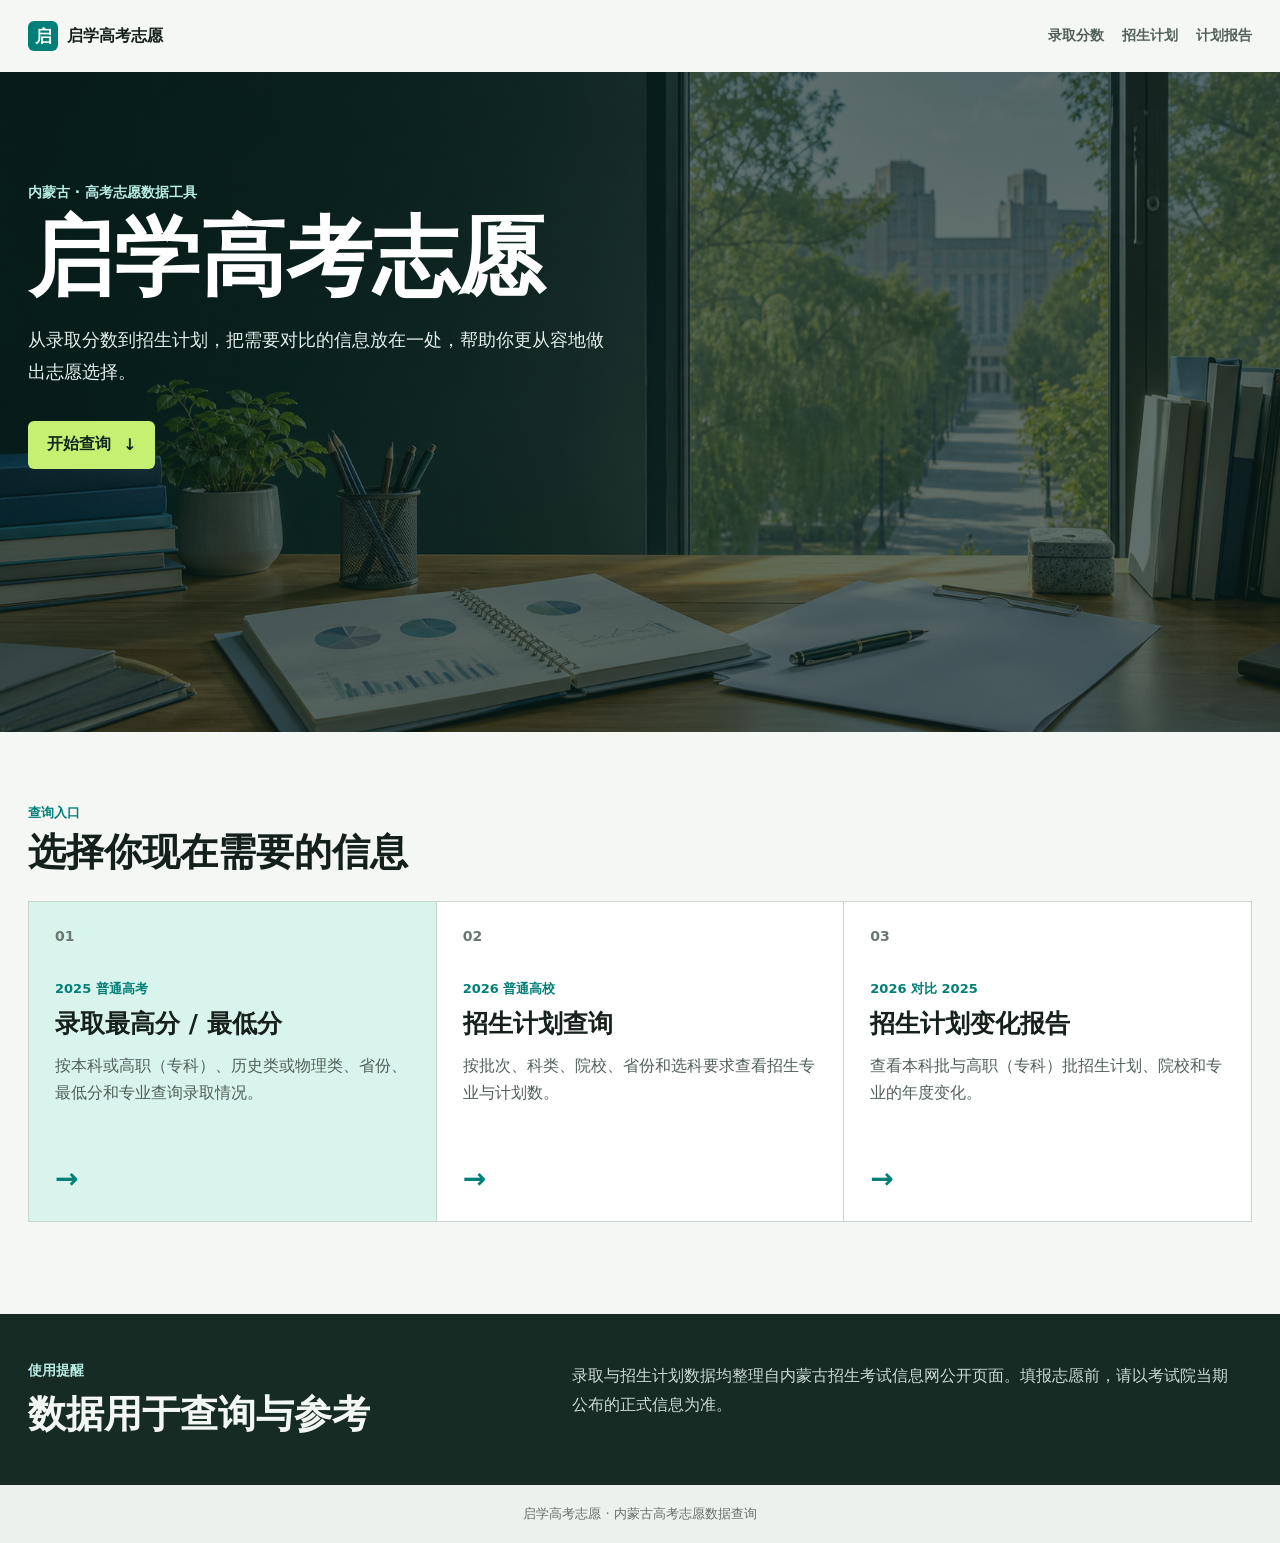
<file: index.html>
<!doctype html>
<html lang="zh-CN">
  <head>
    <meta charset="utf-8">
    <meta name="viewport" content="width=device-width, initial-scale=1">
    <link rel="icon" type="image/jpeg" href="assets/qixue-favicon.jpg">
    <link rel="apple-touch-icon" href="assets/qixue-favicon.jpg">
    <meta name="description" content="启学高考志愿：内蒙古高考志愿数据查询与招生计划参考工具。">
    <title>启学高考志愿</title>
    <link rel="stylesheet" href="assets/styles.css">
  </head>
  <body class="home-page">
    <header class="home-nav">
      <a class="brand" href="index.html" aria-label="启学高考志愿首页">
        <span class="brand-mark">启</span>
        <span>启学高考志愿</span>
      </a>
      <nav aria-label="主导航">
        <a href="admission-scores-2025.html">录取分数</a>
        <a href="plans-2026.html">招生计划</a>
        <a href="plan-comparison-report.html">计划报告</a>
      </nav>
    </header>

    <main>
      <section class="home-hero" aria-labelledby="hero-title">
        <img src="assets/qixue-hero.png" alt="书桌与校园景观">
        <div class="home-hero-overlay"></div>
        <div class="home-hero-content">
          <p class="home-kicker">内蒙古 · 高考志愿数据工具</p>
          <h1 id="hero-title">启学高考志愿</h1>
          <p class="home-lead">从录取分数到招生计划，把需要对比的信息放在一处，帮助你更从容地做出志愿选择。</p>
          <a class="hero-action" href="#tools">开始查询 <span aria-hidden="true">↓</span></a>
        </div>
      </section>

      <section id="tools" class="tool-section" aria-labelledby="tool-title">
        <div class="section-heading">
          <p>查询入口</p>
          <h2 id="tool-title">选择你现在需要的信息</h2>
        </div>
        <div class="tool-grid">
          <a class="tool-card tool-card-primary" href="admission-scores-2025.html">
            <span class="tool-index">01</span>
            <div>
              <p class="tool-meta">2025 普通高考</p>
              <h3>录取最高分 / 最低分</h3>
              <p>按本科或高职（专科）、历史类或物理类、省份、最低分和专业查询录取情况。</p>
            </div>
            <span class="tool-arrow" aria-hidden="true">→</span>
          </a>
          <a class="tool-card" href="plans-2026.html">
            <span class="tool-index">02</span>
            <div>
              <p class="tool-meta">2026 普通高校</p>
              <h3>招生计划查询</h3>
              <p>按批次、科类、院校、省份和选科要求查看招生专业与计划数。</p>
            </div>
            <span class="tool-arrow" aria-hidden="true">→</span>
          </a>
          <a class="tool-card" href="plan-comparison-report.html">
            <span class="tool-index">03</span>
            <div>
              <p class="tool-meta">2026 对比 2025</p>
              <h3>招生计划变化报告</h3>
              <p>查看本科批与高职（专科）批招生计划、院校和专业的年度变化。</p>
            </div>
            <span class="tool-arrow" aria-hidden="true">→</span>
          </a>
        </div>
      </section>

      <section class="home-note">
        <div>
          <p class="home-kicker">使用提醒</p>
          <h2>数据用于查询与参考</h2>
        </div>
        <p>录取与招生计划数据均整理自内蒙古招生考试信息网公开页面。填报志愿前，请以考试院当期公布的正式信息为准。</p>
      </section>
    </main>

    <footer class="site-footer">启学高考志愿 · 内蒙古高考志愿数据查询</footer>
  </body>
</html>
</file>
<file: assets/styles.css>
:root {
  --bg: #f7f8f5;
  --panel: #ffffff;
  --ink: #17211c;
  --muted: #65706a;
  --line: #dfe5de;
  --teal: #007f78;
  --teal-dark: #00605b;
  --amber: #b35f00;
  --rose: #b44457;
  --shadow: 0 16px 36px rgba(31, 47, 39, 0.1);
}

* {
  box-sizing: border-box;
}

body {
  margin: 0;
  color: var(--ink);
  background: var(--bg);
  font-family: "Microsoft YaHei", "PingFang SC", "Noto Sans CJK SC", system-ui, sans-serif;
}

button,
input,
select {
  font: inherit;
}

.app-header {
  display: flex;
  align-items: flex-end;
  justify-content: space-between;
  gap: 24px;
  max-width: 1360px;
  margin: 0 auto;
  padding: 32px 24px 20px;
}

.eyebrow {
  margin: 0 0 8px;
  color: var(--teal-dark);
  font-size: 14px;
  font-weight: 700;
}

h1 {
  margin: 0;
  font-size: clamp(26px, 3vw, 40px);
  line-height: 1.12;
  letter-spacing: 0;
}

.source-note,
.muted {
  color: var(--muted);
  font-size: 14px;
}

.site-nav {
  display: grid;
  justify-items: end;
  gap: 8px;
  text-align: right;
}

.nav-link,
.source-note a,
.summary a {
  color: var(--teal-dark);
  font-weight: 800;
  text-decoration: none;
}

.nav-link:hover,
.source-note a:hover,
.summary a:hover {
  text-decoration: underline;
}

.layout {
  max-width: 1360px;
  margin: 0 auto 40px;
  padding: 0 24px;
}

.toolbar,
.summary,
.table-shell {
  background: var(--panel);
  border: 1px solid var(--line);
  border-radius: 8px;
  box-shadow: var(--shadow);
}

.toolbar {
  padding: 18px;
}

.batch-switch,
.subject-switch {
  display: inline-grid;
  gap: 4px;
  min-width: 240px;
  padding: 4px;
  border: 1px solid var(--line);
  border-radius: 8px;
  background: #eef3ef;
}

.batch-switch {
  grid-template-columns: 1fr 1.25fr;
  margin-right: 10px;
}

.plan-batch-switch {
  display: grid;
  grid-template-columns: repeat(5, minmax(112px, 1fr));
  width: 100%;
  margin-right: 0;
}

.subject-switch {
  grid-template-columns: 1fr 1fr;
}

.batch-button,
.subject-button,
.secondary-button,
.detail-button {
  border: 0;
  border-radius: 6px;
  cursor: pointer;
  transition: background 0.16s ease, color 0.16s ease, transform 0.16s ease;
}

.batch-button,
.subject-button {
  min-height: 40px;
  padding: 0 18px;
  color: var(--muted);
  background: transparent;
  font-weight: 700;
}

.batch-button.active,
.subject-button.active {
  color: #fff;
  background: var(--teal);
}

.filters {
  display: grid;
  grid-template-columns: minmax(150px, 1.2fr) repeat(2, minmax(120px, 0.8fr)) repeat(2, minmax(170px, 1fr)) auto;
  gap: 12px;
  margin-top: 16px;
  align-items: end;
}

.plan-filters {
  grid-template-columns: minmax(140px, 1fr) minmax(130px, 0.8fr) minmax(180px, 1.3fr) repeat(2, minmax(110px, 0.7fr)) repeat(2, minmax(170px, 1fr)) auto;
}

label {
  display: grid;
  gap: 6px;
  min-width: 0;
  color: var(--muted);
  font-size: 13px;
  font-weight: 700;
}

select,
input {
  width: 100%;
  min-height: 42px;
  border: 1px solid #ccd6cf;
  border-radius: 6px;
  padding: 0 12px;
  color: var(--ink);
  background: #fff;
  outline: none;
}

select:focus,
input:focus {
  border-color: var(--teal);
  box-shadow: 0 0 0 3px rgba(0, 127, 120, 0.14);
}

.secondary-button {
  min-height: 42px;
  padding: 0 16px;
  color: var(--teal-dark);
  background: #e4f1ef;
  font-weight: 700;
  white-space: nowrap;
}

.secondary-button:hover,
.detail-button:hover {
  transform: translateY(-1px);
}

.summary {
  display: flex;
  align-items: center;
  justify-content: space-between;
  gap: 20px;
  margin: 14px 0;
  padding: 14px 18px;
}

#resultCount {
  margin-right: 10px;
  color: var(--teal-dark);
}

.table-shell {
  overflow-x: auto;
}

.pager {
  display: inline-flex;
  align-items: center;
  gap: 10px;
  white-space: nowrap;
}

.pager-button {
  min-height: 34px;
  border: 0;
  border-radius: 6px;
  padding: 0 12px;
  color: var(--teal-dark);
  background: #e4f1ef;
  cursor: pointer;
  font-weight: 800;
}

.pager-button:disabled {
  color: #9ca6a0;
  cursor: not-allowed;
  background: #eef1ef;
}

table {
  width: 100%;
  min-width: 980px;
  border-collapse: collapse;
}

.wide-table {
  min-width: 1880px;
}

th,
td {
  border-bottom: 1px solid var(--line);
  padding: 12px 14px;
  text-align: left;
  vertical-align: top;
}

th {
  position: sticky;
  top: 0;
  z-index: 1;
  background: #f0f5f2;
  color: #3c4741;
  font-size: 13px;
  white-space: nowrap;
}

th button {
  width: 100%;
  border: 0;
  padding: 0;
  color: inherit;
  background: transparent;
  cursor: pointer;
  font-weight: 800;
  text-align: left;
}

tbody tr:hover {
  background: #f8fbfa;
}

.school {
  font-weight: 800;
}

.cell-strong {
  font-weight: 800;
  line-height: 1.45;
}

.nowrap {
  white-space: nowrap;
}

.remarks {
  min-width: 180px;
  max-width: 320px;
  line-height: 1.5;
}

.tag {
  display: inline-flex;
  align-items: center;
  min-height: 24px;
  padding: 2px 8px;
  border-radius: 999px;
  color: var(--teal-dark);
  background: #e4f1ef;
  font-size: 12px;
  font-weight: 800;
  white-space: nowrap;
}

.score {
  font-variant-numeric: tabular-nums;
  font-weight: 800;
}

.detail-button {
  min-height: 32px;
  padding: 0 10px;
  color: #fff;
  background: var(--rose);
  white-space: nowrap;
}

.details-row td {
  background: #fffaf2;
  padding: 0;
}

.details {
  padding: 14px;
}

.details-title {
  display: flex;
  justify-content: space-between;
  gap: 12px;
  margin-bottom: 10px;
  color: var(--amber);
  font-weight: 800;
}

.major-grid {
  display: grid;
  grid-template-columns: repeat(auto-fit, minmax(260px, 1fr));
  gap: 10px;
}

.major-item {
  border: 1px solid #f0d7b7;
  border-radius: 8px;
  padding: 10px;
  background: #fff;
}

.major-name {
  margin-bottom: 8px;
  font-weight: 800;
  line-height: 1.45;
}

.major-meta {
  display: flex;
  flex-wrap: wrap;
  gap: 8px 12px;
  color: var(--muted);
  font-size: 13px;
}

mark {
  border-radius: 4px;
  padding: 0 2px;
  color: #601a26;
  background: #ffd7df;
}

.empty {
  padding: 42px 16px;
  color: var(--muted);
  text-align: center;
}

@media (max-width: 920px) {
  .app-header,
  .summary {
    align-items: flex-start;
    flex-direction: column;
  }

  .site-nav {
    justify-items: start;
    text-align: left;
  }

  .filters {
    grid-template-columns: repeat(2, minmax(0, 1fr));
  }

  .plan-batch-switch {
    grid-template-columns: repeat(2, minmax(0, 1fr));
  }

  .secondary-button {
    width: 100%;
  }
}

@media (max-width: 560px) {
  .app-header,
  .layout {
    padding-left: 14px;
    padding-right: 14px;
  }

  .filters {
    grid-template-columns: 1fr;
  }

  .subject-switch {
    width: 100%;
    min-width: 0;
  }

  .batch-switch {
    width: 100%;
    min-width: 0;
    margin: 0 0 10px;
  }
}

/* Shared product navigation and start page */
.brand {
  display: inline-flex;
  align-items: center;
  gap: 9px;
  color: #17211c;
  font-size: 16px;
  font-weight: 900;
  text-decoration: none;
  white-space: nowrap;
}

.brand-mark {
  display: grid;
  width: 30px;
  height: 30px;
  place-items: center;
  border-radius: 6px;
  color: #fff;
  background: #007f78;
  font-size: 17px;
  line-height: 1;
}

.app-header-with-nav {
  align-items: center;
  max-width: 1440px;
  padding-top: 22px;
  padding-bottom: 22px;
}

.app-heading {
  flex: 1;
  min-width: 0;
  margin-left: 28px;
}

.app-heading .eyebrow {
  margin-bottom: 5px;
  font-size: 12px;
}

.page-nav,
.home-nav nav {
  display: flex;
  align-items: center;
  gap: 18px;
}

.page-nav a,
.home-nav nav a {
  color: #53615b;
  font-size: 14px;
  font-weight: 800;
  text-decoration: none;
  white-space: nowrap;
}

.page-nav a:hover,
.page-nav a.active,
.home-nav nav a:hover {
  color: var(--teal-dark);
}

.home-page {
  color: #14201c;
  background: #f5f7f4;
}

.home-nav {
  display: flex;
  align-items: center;
  justify-content: space-between;
  max-width: 1440px;
  min-height: 72px;
  margin: 0 auto;
  padding: 0 28px;
}

.home-hero {
  position: relative;
  isolation: isolate;
  min-height: min(660px, calc(100vh - 72px));
  overflow: hidden;
  color: #fff;
  background: #102722;
}

.home-hero > img,
.home-hero-overlay {
  position: absolute;
  inset: 0;
  width: 100%;
  height: 100%;
}

.home-hero > img {
  object-fit: cover;
  object-position: center;
}

.home-hero-overlay {
  z-index: 1;
  background: #0a211d;
  opacity: 0.64;
}

.home-hero-content {
  position: relative;
  z-index: 2;
  max-width: 1440px;
  margin: 0 auto;
  padding: 112px 28px 88px;
}

.home-kicker {
  margin: 0 0 12px;
  color: #b7ece4;
  font-size: 14px;
  font-weight: 800;
  letter-spacing: 0;
}

.home-hero h1 {
  max-width: 760px;
  font-size: clamp(48px, 7vw, 86px);
  line-height: 1.02;
}

.home-lead {
  max-width: 580px;
  margin: 22px 0 32px;
  color: #e5efeb;
  font-size: 18px;
  line-height: 1.8;
}

.hero-action {
  display: inline-flex;
  align-items: center;
  gap: 12px;
  min-height: 48px;
  padding: 0 19px;
  border-radius: 6px;
  color: #102722;
  background: #c5f072;
  font-weight: 900;
  text-decoration: none;
}

.tool-section {
  max-width: 1440px;
  margin: 0 auto;
  padding: 72px 28px 92px;
}

.section-heading {
  display: grid;
  gap: 8px;
  margin-bottom: 26px;
}

.section-heading p,
.tool-meta {
  margin: 0;
  color: #007f78;
  font-size: 13px;
  font-weight: 900;
}

.section-heading h2,
.home-note h2 {
  margin: 0;
  font-size: clamp(26px, 3vw, 38px);
  line-height: 1.18;
}

.tool-grid {
  display: grid;
  grid-template-columns: repeat(3, minmax(0, 1fr));
  border-top: 1px solid #cad5ce;
  border-left: 1px solid #cad5ce;
}

.tool-card {
  position: relative;
  display: grid;
  grid-template-rows: auto 1fr auto;
  gap: 36px;
  min-height: 320px;
  padding: 26px;
  border-right: 1px solid #cad5ce;
  border-bottom: 1px solid #cad5ce;
  color: #17211c;
  background: #fff;
  text-decoration: none;
  transition: background 0.18s ease, transform 0.18s ease;
}

.tool-card:hover {
  background: #eaf5f1;
  transform: translateY(-3px);
}

.tool-card-primary {
  background: #d9f4ec;
}

.tool-index {
  color: #6b7871;
  font-size: 14px;
  font-weight: 900;
}

.tool-card h3 {
  margin: 10px 0 13px;
  font-size: 25px;
  line-height: 1.25;
}

.tool-card p:not(.tool-meta) {
  margin: 0;
  color: #51605a;
  line-height: 1.7;
}

.tool-arrow {
  color: #007f78;
  font-size: 28px;
  font-weight: 900;
}

.home-note {
  display: grid;
  grid-template-columns: minmax(250px, 0.85fr) minmax(300px, 1.15fr);
  gap: 42px;
  padding: 48px max(28px, calc((100vw - 1384px) / 2));
  color: #f2f7f4;
  background: #172b25;
}

.home-note p:not(.home-kicker) {
  max-width: 660px;
  margin: 0;
  color: #cddad5;
  font-size: 16px;
  line-height: 1.8;
}

.site-footer {
  padding: 20px 28px;
  color: #65706a;
  background: #edf1ee;
  font-size: 13px;
  text-align: center;
}

@media (max-width: 920px) {
  .app-header-with-nav {
    align-items: flex-start;
  }

  .app-heading {
    margin-left: 0;
  }

  .page-nav {
    flex-wrap: wrap;
  }

  .tool-grid {
    grid-template-columns: 1fr;
  }

  .tool-card {
    min-height: 220px;
  }

  .home-note {
    grid-template-columns: 1fr;
    gap: 18px;
  }
}

@media (max-width: 640px) {
  .home-nav {
    min-height: auto;
    align-items: flex-start;
    flex-direction: column;
    gap: 13px;
    padding: 18px 16px;
  }

  .home-nav nav {
    width: 100%;
    justify-content: space-between;
    gap: 10px;
  }

  .home-nav nav a {
    font-size: 13px;
  }

  .home-hero {
    min-height: 600px;
  }

  .home-hero-content,
  .tool-section {
    padding-left: 16px;
    padding-right: 16px;
  }

  .home-hero-content {
    padding-top: 220px;
    padding-bottom: 54px;
  }

  .home-hero h1 {
    font-size: 46px;
  }

  .home-lead {
    font-size: 16px;
  }

  .home-note {
    padding: 36px 16px;
  }
}
</file>
